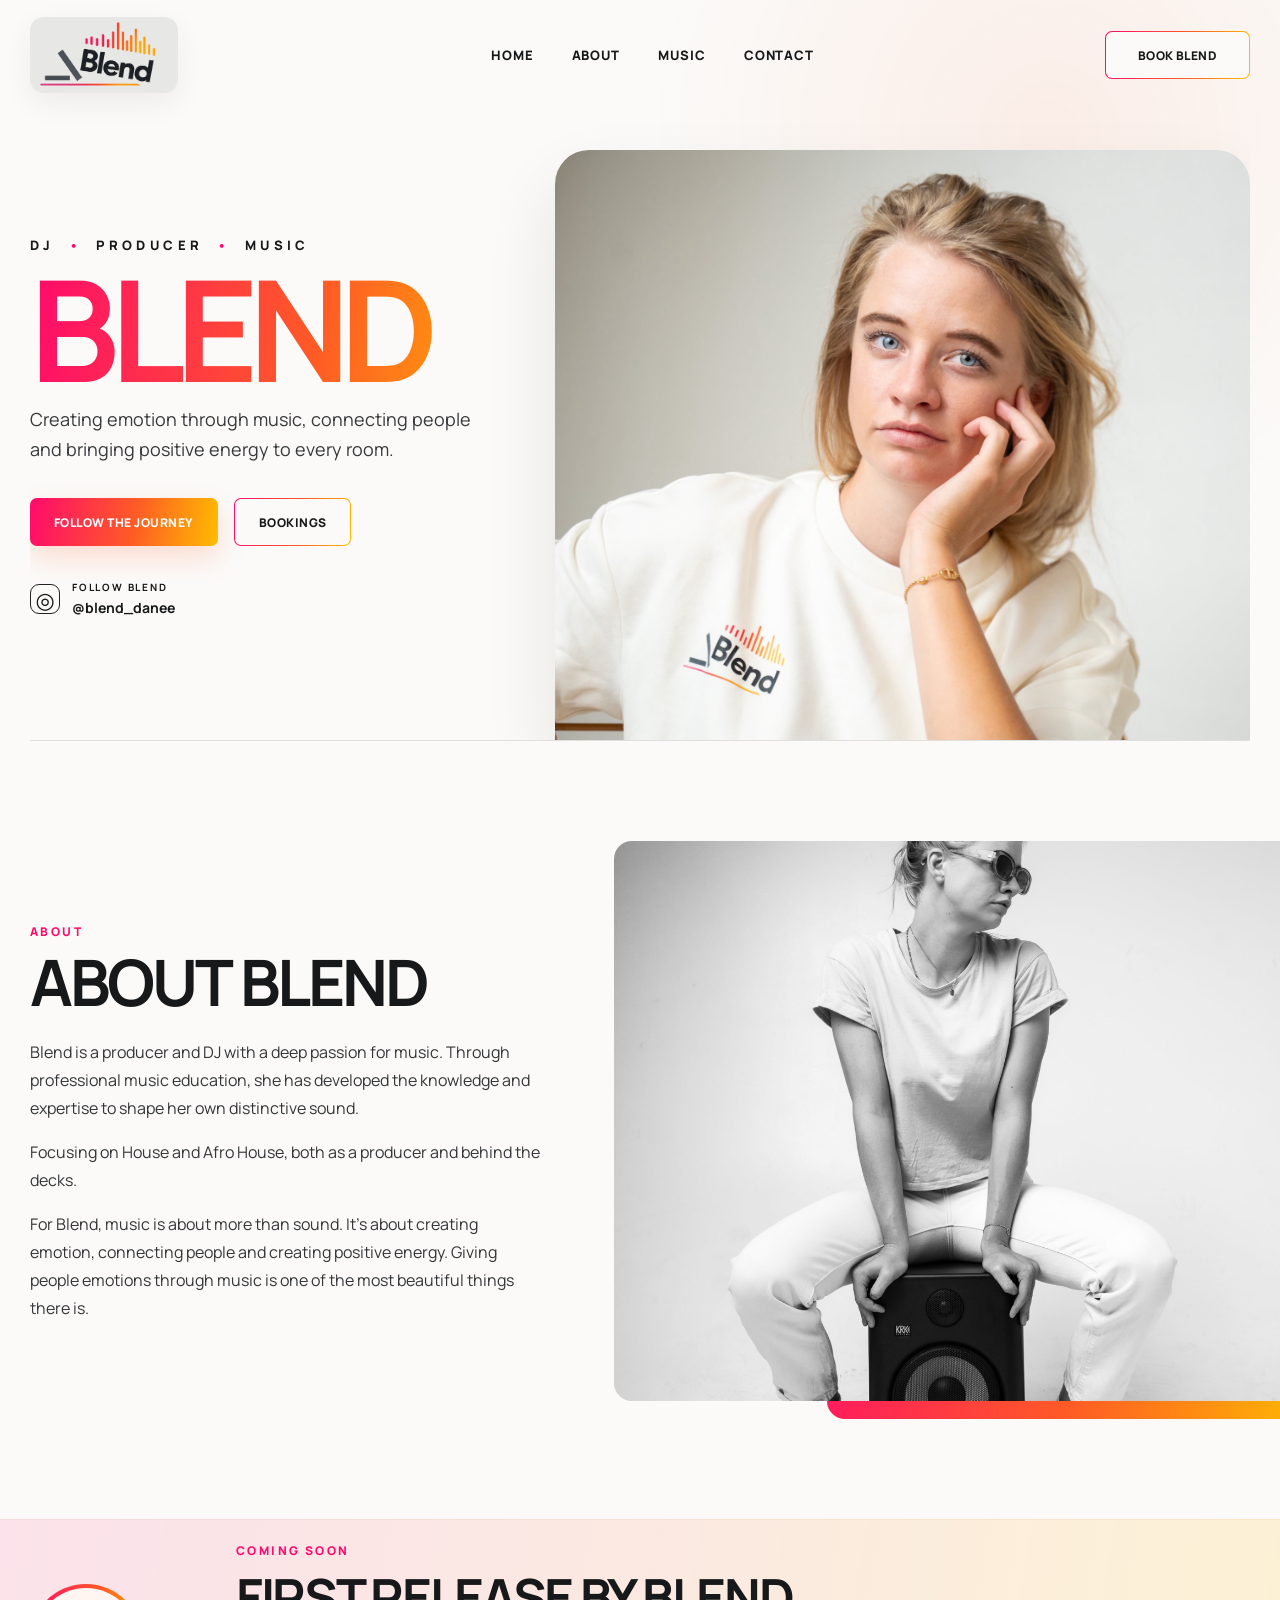
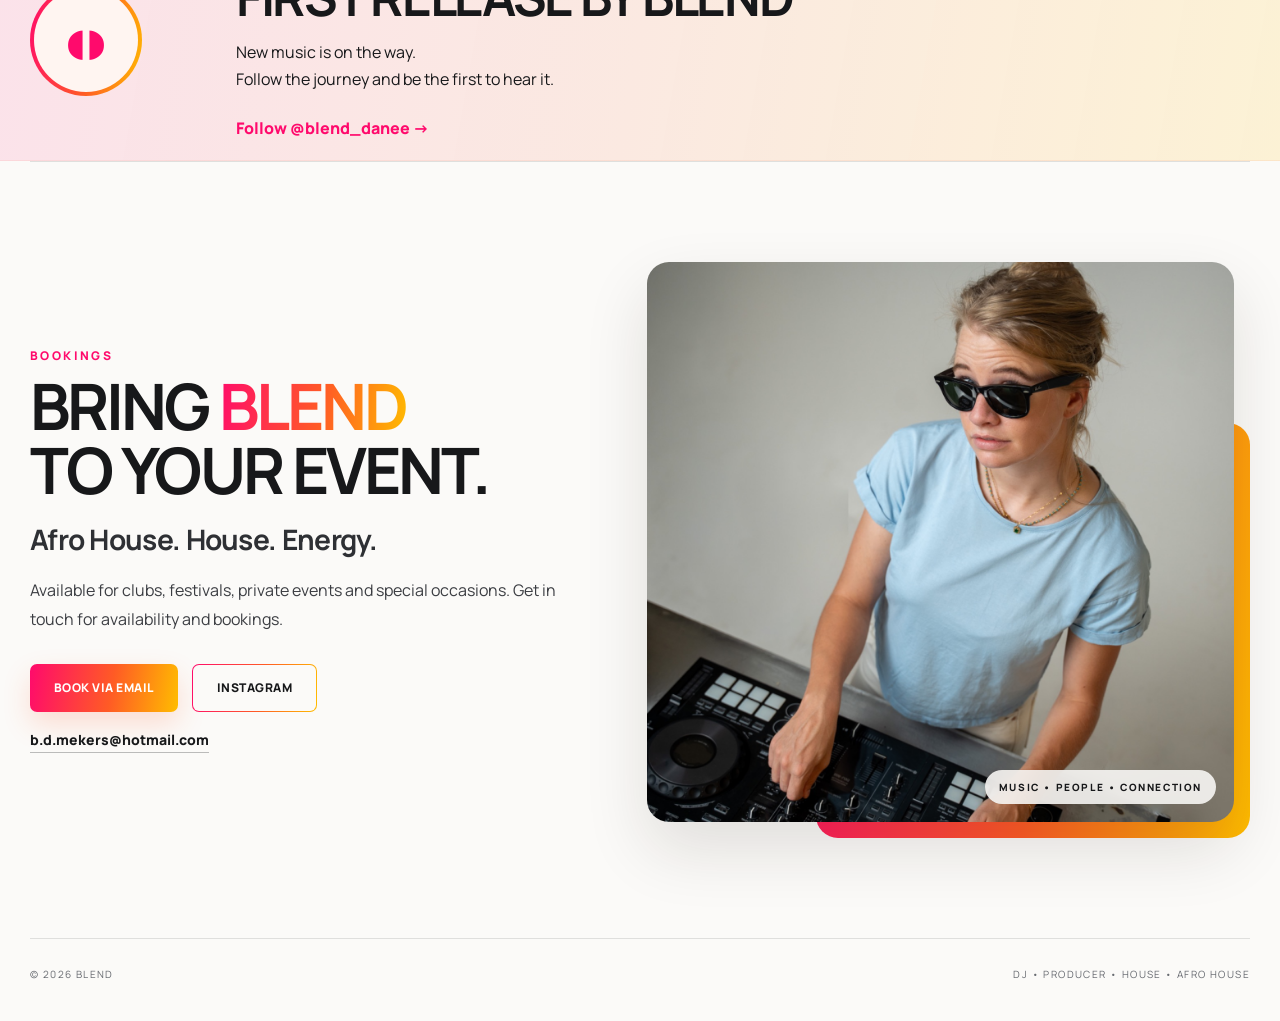
<file: index.html>
<!doctype html>
<html lang="en">
<head>
  <meta charset="utf-8" />
  <meta name="viewport" content="width=device-width, initial-scale=1" />
  <meta name="description" content="Blend — DJ & producer focused on House and Afro House." />
  <title>Blend — DJ & Producer</title>
  <link rel="preconnect" href="https://fonts.googleapis.com">
  <link rel="preconnect" href="https://fonts.gstatic.com" crossorigin>
  <link href="https://fonts.googleapis.com/css2?family=Manrope:wght@400;500;600;700;800&display=swap" rel="stylesheet">
  <link rel="stylesheet" href="styles.css" />
</head>
<body>
  <header class="site-header">
    <a class="brand" href="#home" aria-label="Blend home">
      <img src="blend-logo.png" alt="Blend logo" />
    </a>
    <button class="menu-toggle" aria-label="Open menu" aria-expanded="false">Menu</button>
    <nav class="nav" aria-label="Main navigation">
      <a href="#home">Home</a>
      <a href="#about">About</a>
      <a href="#music">Music</a>
      <a href="#contact">Contact</a>
    </nav>
    <a class="button button-outline header-cta" href="#contact">Book Blend</a>
  </header>

  <main>
    <section id="home" class="hero section-shell">
      <div class="hero-copy reveal">
        <p class="eyebrow">DJ <span>•</span> Producer <span>•</span> Music</p>
        <h1>BLEND</h1>
        <p class="hero-lead">Creating emotion through music, connecting people and bringing positive energy to every room.</p>
        <div class="actions">
          <a class="button button-primary" href="https://www.instagram.com/blend_danee/" target="_blank" rel="noopener">Follow the journey</a>
          <a class="button button-outline" href="#contact">Bookings</a>
        </div>
        <a class="instagram" href="https://www.instagram.com/blend_danee/" target="_blank" rel="noopener" aria-label="Blend on Instagram">
          <span class="instagram-icon" aria-hidden="true">◎</span>
          <span><small>Follow Blend</small>@blend_danee</span>
        </a>
      </div>
      <div class="hero-photo-wrap reveal">
        <div class="sound-bars" aria-hidden="true"></div>
        <img class="hero-photo" src="portrait.jpg" alt="Portrait of Blend" />
      </div>
    </section>

    <section id="about" class="about section-shell">
      <div class="about-copy reveal">
        <p class="section-kicker">About</p>
        <h2>About Blend</h2>
        <p>Blend is a producer and DJ with a deep passion for music. Through professional music education, she has developed the knowledge and expertise to shape her own distinctive sound.</p>
        <p>Focusing on House and Afro House, both as a producer and behind the decks.</p>
        <p>For Blend, music is about more than sound. It’s about creating emotion, connecting people and creating positive energy. Giving people emotions through music is one of the most beautiful things there is.</p>
      </div>
      <div class="about-photo-frame reveal">
        <img src="studio-bw.jpg" alt="Blend seated on a studio monitor speaker" />
      </div>
    </section>

    <section id="music" class="coming-soon">
      <div class="section-shell coming-inner reveal">
        <div class="headphone-mark" aria-hidden="true">◖◗</div>
        <div>
          <p class="section-kicker">Coming soon</p>
          <h2>First release by Blend</h2>
          <p>New music is on the way.<br />Follow the journey and be the first to hear it.</p>
          <a class="text-link" href="https://www.instagram.com/blend_danee/" target="_blank" rel="noopener">Follow @blend_danee →</a>
        </div>
      </div>
    </section>

    <section id="contact" class="booking section-shell">
      <div class="booking-copy reveal">
        <p class="section-kicker">Bookings</p>
        <h2>Bring <span>Blend</span><br />to your event.</h2>
        <p class="booking-tagline">Afro House. House. Energy.</p>
        <p class="booking-text">Available for clubs, festivals, private events and special occasions. Get in touch for availability and bookings.</p>

        <div class="booking-actions">
          <a class="button button-primary" href="mailto:b.d.mekers@hotmail.com?subject=Booking%20inquiry%20for%20BLEND">Book via email</a>
          <a class="button button-outline" href="https://www.instagram.com/blend_danee/" target="_blank" rel="noopener">Instagram</a>
        </div>

        <a class="booking-email" href="mailto:b.d.mekers@hotmail.com">b.d.mekers@hotmail.com</a>
      </div>

      <div class="booking-photo-frame reveal">
        <img src="booking-photo.jpg" alt="Blend DJing at the decks" />
        <div class="booking-photo-note" aria-hidden="true">Music • People • Connection</div>
      </div>
    </section>
  </main>

  <footer>
    <span>© <span id="year"></span> Blend</span>
    <span>DJ • Producer • House • Afro House</span>
  </footer>

  <script src="script.js"></script>
</body>
</html>
</file>
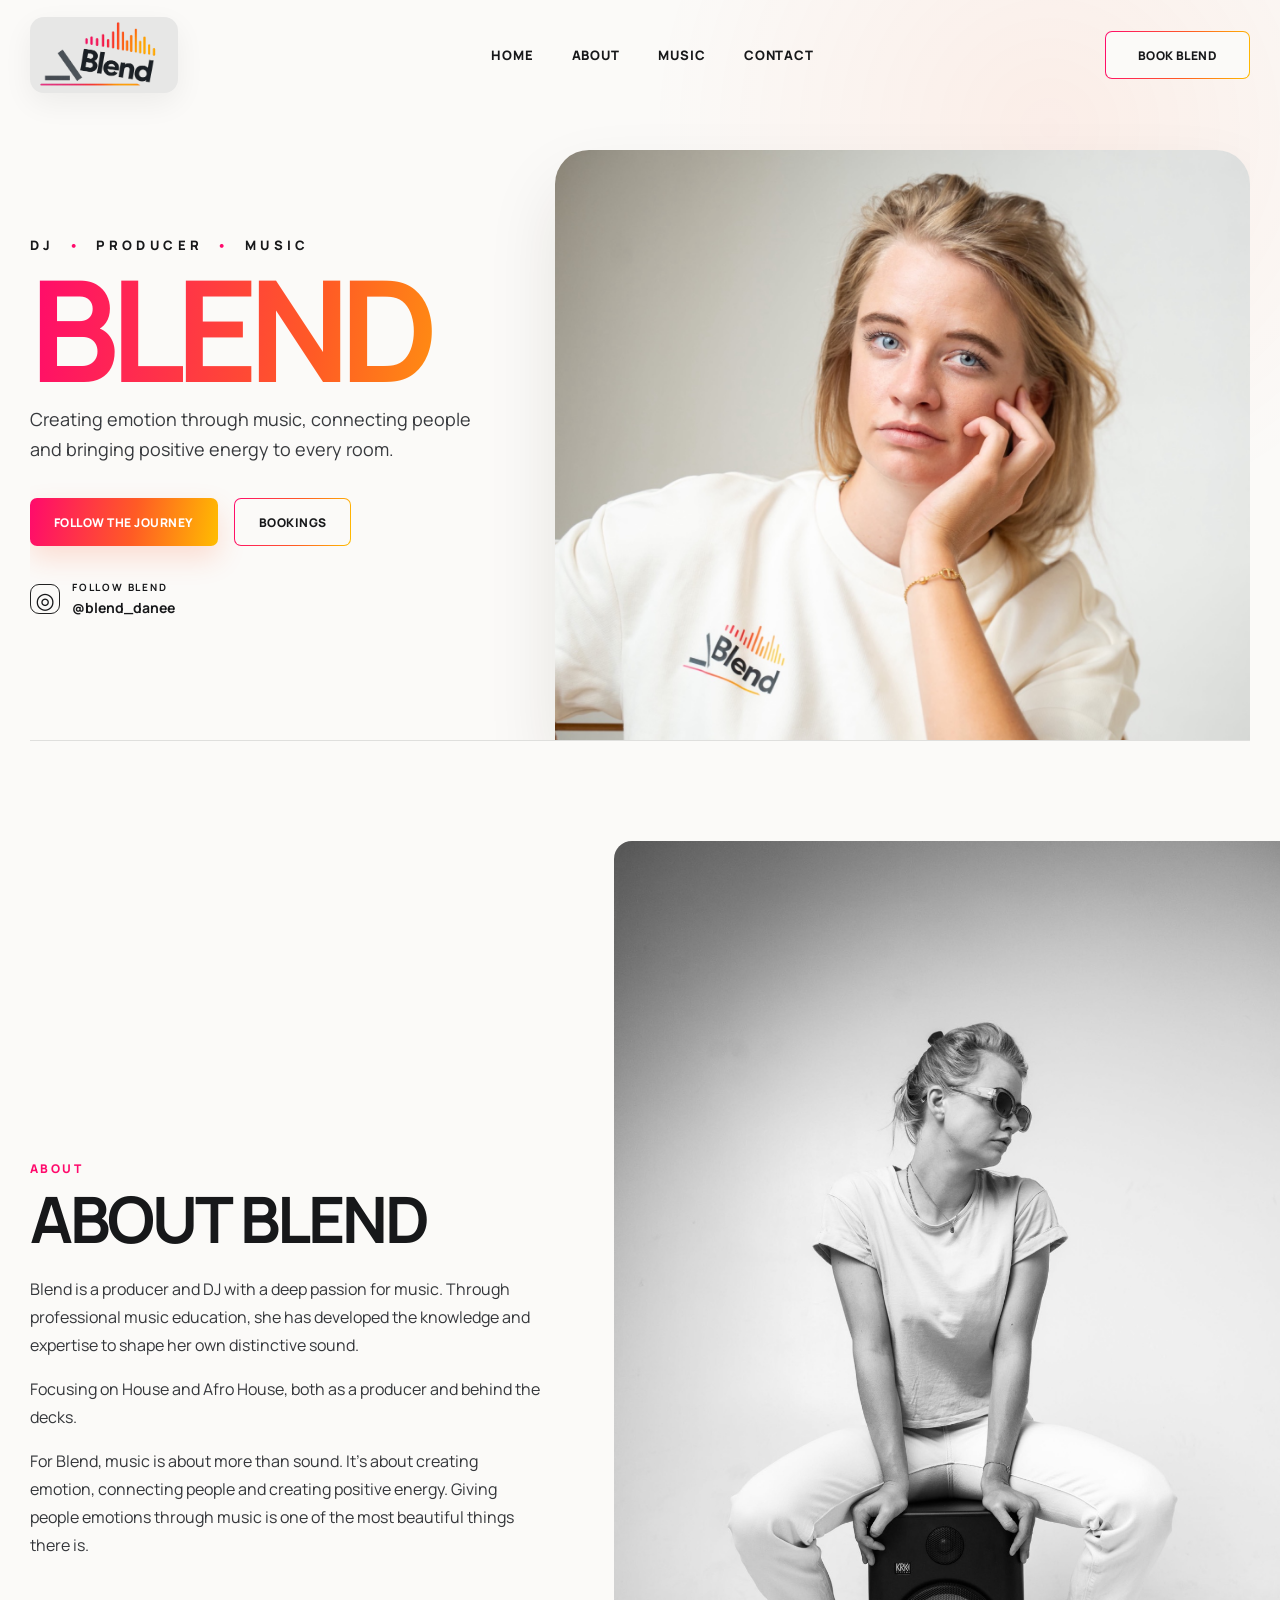
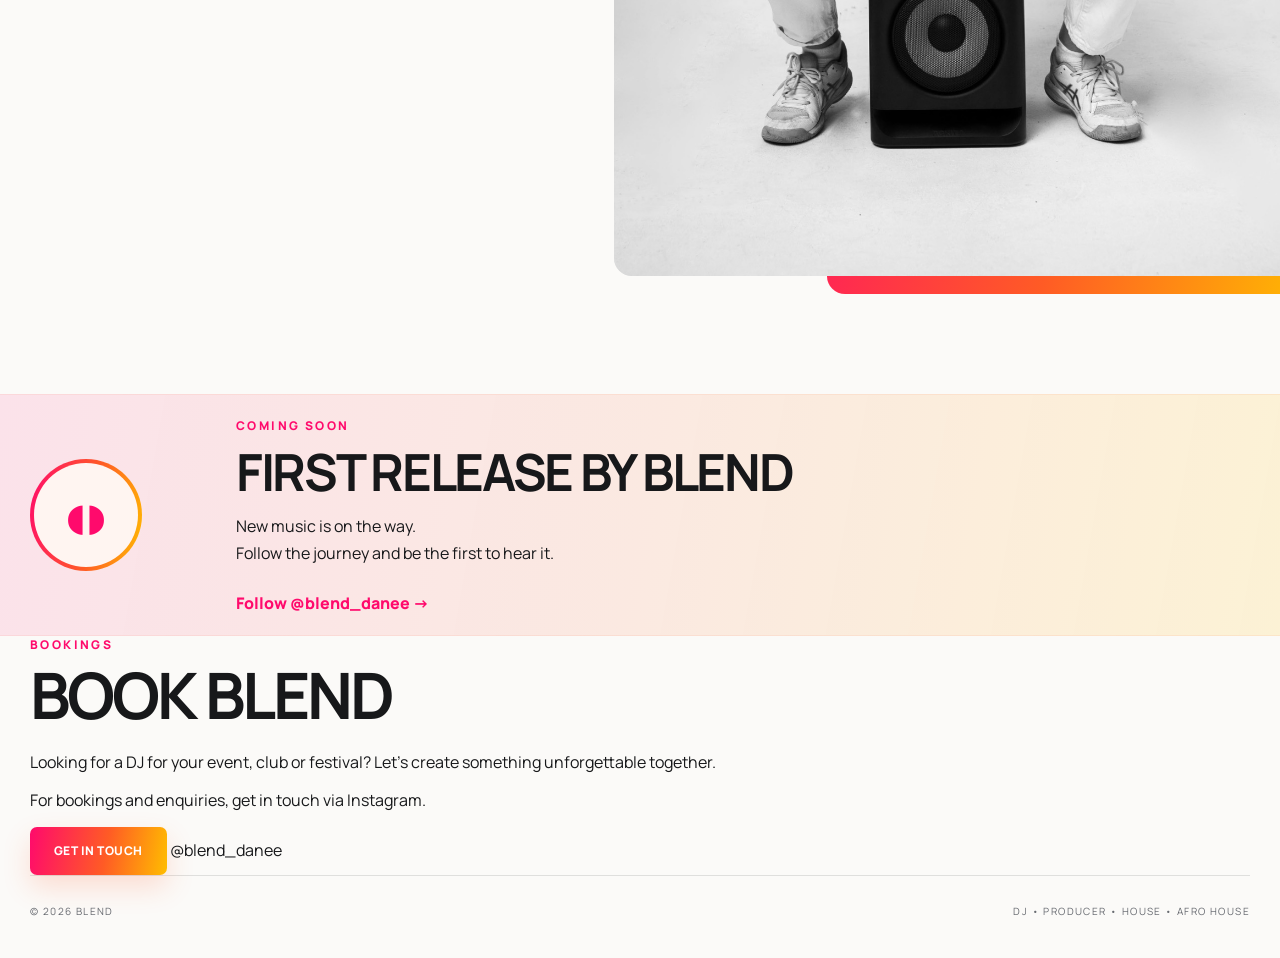
<file: index-blackwhite-photo-fix.html>
<!doctype html>
<html lang="en">
<head>
  <meta charset="utf-8" />
  <meta name="viewport" content="width=device-width, initial-scale=1" />
  <meta name="description" content="Blend — DJ & producer focused on House and Afro House." />
  <title>Blend — DJ & Producer</title>
  <link rel="preconnect" href="https://fonts.googleapis.com">
  <link rel="preconnect" href="https://fonts.gstatic.com" crossorigin>
  <link href="https://fonts.googleapis.com/css2?family=Manrope:wght@400;500;600;700;800&display=swap" rel="stylesheet">
  <link rel="stylesheet" href="styles.css" />

  <style>
    /* Keep the original black-and-white studio photo fully visible */
    .about-photo-frame {
      height: auto !important;
      min-height: 0 !important;
      overflow: visible !important;
    }

    .about-photo-frame img {
      display: block !important;
      width: 100% !important;
      height: auto !important;
      max-height: none !important;
      object-fit: contain !important;
      object-position: center center !important;
    }
  </style>
</head>
<body>
  <header class="site-header">
    <a class="brand" href="#home" aria-label="Blend home">
      <img src="blend-logo.png" alt="Blend logo" />
    </a>
    <button class="menu-toggle" aria-label="Open menu" aria-expanded="false">Menu</button>
    <nav class="nav" aria-label="Main navigation">
      <a href="#home">Home</a>
      <a href="#about">About</a>
      <a href="#music">Music</a>
      <a href="#contact">Contact</a>
    </nav>
    <a class="button button-outline header-cta" href="#contact">Book Blend</a>
  </header>

  <main>
    <section id="home" class="hero section-shell">
      <div class="hero-copy reveal">
        <p class="eyebrow">DJ <span>•</span> Producer <span>•</span> Music</p>
        <h1>BLEND</h1>
        <p class="hero-lead">Creating emotion through music, connecting people and bringing positive energy to every room.</p>
        <div class="actions">
          <a class="button button-primary" href="https://www.instagram.com/blend_danee/" target="_blank" rel="noopener">Follow the journey</a>
          <a class="button button-outline" href="#contact">Bookings</a>
        </div>
        <a class="instagram" href="https://www.instagram.com/blend_danee/" target="_blank" rel="noopener" aria-label="Blend on Instagram">
          <span class="instagram-icon" aria-hidden="true">◎</span>
          <span><small>Follow Blend</small>@blend_danee</span>
        </a>
      </div>
      <div class="hero-photo-wrap reveal">
        <div class="sound-bars" aria-hidden="true"></div>
        <img class="hero-photo" src="portrait.jpg" alt="Portrait of Blend" />
      </div>
    </section>

    <section id="about" class="about section-shell">
      <div class="about-copy reveal">
        <p class="section-kicker">About</p>
        <h2>About Blend</h2>
        <p>Blend is a producer and DJ with a deep passion for music. Through professional music education, she has developed the knowledge and expertise to shape her own distinctive sound.</p>
        <p>Focusing on House and Afro House, both as a producer and behind the decks.</p>
        <p>For Blend, music is about more than sound. It’s about creating emotion, connecting people and creating positive energy. Giving people emotions through music is one of the most beautiful things there is.</p>
      </div>
      <div class="about-photo-frame reveal">
        <img src="studio-bw.jpg" alt="Blend seated on a studio monitor speaker" />
      </div>
    </section>

    <section id="music" class="coming-soon">
      <div class="section-shell coming-inner reveal">
        <div class="headphone-mark" aria-hidden="true">◖◗</div>
        <div>
          <p class="section-kicker">Coming soon</p>
          <h2>First release by Blend</h2>
          <p>New music is on the way.<br />Follow the journey and be the first to hear it.</p>
          <a class="text-link" href="https://www.instagram.com/blend_danee/" target="_blank" rel="noopener">Follow @blend_danee →</a>
        </div>
      </div>
    </section>

    <section id="contact" class="contact section-shell">
      <div class="reveal">
        <p class="section-kicker">Bookings</p>
        <h2>Book <span>Blend</span></h2>
        <p>Looking for a DJ for your event, club or festival? Let’s create something unforgettable together.</p>
      </div>
      <div class="contact-card reveal">
        <p>For bookings and enquiries, get in touch via Instagram.</p>
        <a class="button button-primary" href="https://www.instagram.com/blend_danee/" target="_blank" rel="noopener">Get in touch</a>
        <a class="contact-handle" href="https://www.instagram.com/blend_danee/" target="_blank" rel="noopener">@blend_danee</a>
      </div>
    </section>
  </main>

  <footer>
    <span>© <span id="year"></span> Blend</span>
    <span>DJ • Producer • House • Afro House</span>
  </footer>

  <script src="script.js"></script>
</body>
</html>
</file>
<file: styles.css>
:root {
  --ink: #17181a;
  --muted: #676a70;
  --paper: #fbfaf8;
  --line: rgba(23,24,26,.12);
  --pink: #ff0a6c;
  --orange: #ff5b25;
  --yellow: #ffbd00;
  --gradient: linear-gradient(100deg, var(--pink), var(--orange) 55%, var(--yellow));
  --max: 1220px;
}

* { box-sizing: border-box; }
html { scroll-behavior: smooth; }
body {
  margin: 0;
  color: var(--ink);
  background:
    radial-gradient(circle at 82% 5%, rgba(255,91,37,.08), transparent 25rem),
    var(--paper);
  font-family: "Manrope", system-ui, -apple-system, sans-serif;
  -webkit-font-smoothing: antialiased;
}
a { color: inherit; text-decoration: none; }
img { display: block; max-width: 100%; }

.site-header {
  width: min(calc(100% - 48px), var(--max));
  min-height: 110px;
  margin: 0 auto;
  display: grid;
  grid-template-columns: 170px 1fr auto;
  align-items: center;
  gap: 32px;
  position: relative;
  z-index: 20;
}
.brand {
  width: 148px;
  height: 76px;
  border-radius: 14px;
  overflow: hidden;
  background: #e7e7e6;
  box-shadow: 0 10px 30px rgba(0,0,0,.06);
}
.brand img { width: 100%; height: 100%; object-fit: cover; object-position: center; }
.nav { display: flex; justify-content: center; gap: 38px; font-size: 13px; text-transform: uppercase; letter-spacing: .07em; font-weight: 800; }
.nav a { padding: 12px 0; position: relative; }
.nav a::after { content:""; position:absolute; left:0; right:100%; bottom:6px; height:2px; background:var(--gradient); transition:.25s ease; }
.nav a:hover::after { right:0; }
.menu-toggle { display:none; }

.button { display:inline-flex; align-items:center; justify-content:center; min-height:48px; padding:0 24px; border-radius:7px; font-size:12px; font-weight:800; letter-spacing:.04em; text-transform:uppercase; transition:transform .2s ease, box-shadow .2s ease; }
.button:hover { transform: translateY(-2px); }
.button-primary { color:#fff; background:var(--gradient); box-shadow:0 12px 28px rgba(255,91,37,.18); }
.button-outline { border:1px solid transparent; background:linear-gradient(var(--paper),var(--paper)) padding-box,var(--gradient) border-box; }
.header-cta { min-width:145px; }

.section-shell { width:min(calc(100% - 48px),var(--max)); margin:0 auto; }
.hero { min-height:630px; display:grid; grid-template-columns: 43% 57%; align-items:center; position:relative; overflow:hidden; }
.hero-copy { padding: 60px 0 70px; position:relative; z-index:2; }
.eyebrow { font-size:13px; text-transform:uppercase; letter-spacing:.34em; font-weight:800; }
.eyebrow span { color:var(--pink); margin:0 .5em; }
h1 { margin:10px 0 16px; font-size:clamp(88px,11vw,160px); line-height:.87; letter-spacing:-.065em; background:var(--gradient); -webkit-background-clip:text; color:transparent; }
.hero-lead { max-width:470px; margin:0; font-size:18px; line-height:1.65; color:#37393d; }
.actions { display:flex; gap:16px; margin:34px 0 34px; flex-wrap:wrap; }
.instagram { display:inline-flex; align-items:center; gap:12px; font-size:14px; font-weight:700; }
.instagram small { display:block; margin-bottom:4px; font-size:10px; text-transform:uppercase; letter-spacing:.18em; }
.instagram-icon { width:30px; height:30px; display:grid; place-items:center; border:1px solid #222; border-radius:9px; font-size:22px; }
.hero-photo-wrap { height:100%; min-height:630px; position:relative; display:flex; align-items:flex-end; justify-content:flex-end; }
.hero-photo { width:min(760px, 100%); height:590px; object-fit:cover; object-position:center center; border-radius:34px 34px 0 0; box-shadow:0 35px 70px rgba(36,26,20,.10); position:relative; z-index:2; }
.sound-bars { position:absolute; right:-20px; bottom:50px; width:260px; height:310px; opacity:.55; background:repeating-linear-gradient(90deg, transparent 0 12px, rgba(255,10,108,.55) 12px 17px, transparent 17px 27px); mask-image:linear-gradient(to top,black,transparent 90%); transform:skewY(-3deg); }

.about { display:grid; grid-template-columns: 42% 58%; gap:72px; align-items:center; padding-top:100px; padding-bottom:100px; border-top:1px solid var(--line); }
.section-kicker { margin:0 0 10px; color:var(--pink); text-transform:uppercase; letter-spacing:.2em; font-weight:800; font-size:12px; }
h2 { margin:0 0 24px; font-size:clamp(38px,5vw,68px); line-height:1; letter-spacing:-.045em; text-transform:uppercase; }
.about-copy p:not(.section-kicker) { max-width:560px; font-size:16px; line-height:1.75; color:#34363a; }
.about-photo-frame { position:relative; padding:0 18px 18px 0; }
.about-photo-frame::after { content:""; position:absolute; right:0; bottom:0; width:70%; height:70%; background:var(--gradient); z-index:-1; border-radius:18px; }
.about-photo-frame img { width:100%; height:560px; object-fit:cover; object-position:center 50%; border-radius:18px; background:#eee; }

.coming-soon { background:linear-gradient(100deg,rgba(255,10,108,.10),rgba(255,91,37,.11),rgba(255,189,0,.14)); border-top:1px solid rgba(255,91,37,.08); border-bottom:1px solid rgba(255,91,37,.08); }
.coming-inner { min-height:240px; display:grid; grid-template-columns:170px 1fr; align-items:center; gap:36px; }
.coming-inner h2 { font-size:clamp(30px,4vw,52px); margin-bottom:14px; }
.coming-inner p { line-height:1.7; }
.headphone-mark { width:112px; height:112px; border:4px solid transparent; border-radius:50%; background:linear-gradient(#fff5f1,#fff5f1) padding-box,var(--gradient) border-box; display:grid; place-items:center; font-size:38px; color:var(--pink); }
.text-link { display:inline-block; margin-top:8px; color:var(--pink); font-weight:800; }

.booking {
  display:grid;
  grid-template-columns: .95fr 1.05fr;
  gap:72px;
  padding-top:100px;
  padding-bottom:100px;
  align-items:center;
  border-top:1px solid var(--line);
}
.booking h2 { margin-bottom:18px; }
.booking h2 span { background:var(--gradient); -webkit-background-clip:text; color:transparent; }
.booking-tagline { margin:0 0 18px; font-size:clamp(20px,2.2vw,30px); font-weight:700; letter-spacing:-.025em; color:#2e3034; }
.booking-text { max-width:570px; margin:0; color:#3b3d42; line-height:1.8; font-size:16px; }
.booking-actions { display:flex; gap:14px; flex-wrap:wrap; margin:30px 0 16px; }
.booking-email { display:inline-block; font-weight:800; font-size:14px; border-bottom:1px solid rgba(23,24,26,.28); padding-bottom:3px; }
.booking-photo-frame { position:relative; padding:0 16px 16px 0; }
.booking-photo-frame::after { content:""; position:absolute; right:0; bottom:0; width:72%; height:72%; background:var(--gradient); z-index:-1; border-radius:22px; }
.booking-photo-frame img { width:100%; height:560px; object-fit:cover; object-position:center 42%; border-radius:22px; box-shadow:0 28px 65px rgba(36,26,20,.12); }
.booking-photo-note { position:absolute; right:34px; bottom:34px; padding:10px 14px; border-radius:999px; background:rgba(251,250,248,.88); backdrop-filter:blur(10px); text-transform:uppercase; letter-spacing:.16em; font-size:10px; font-weight:800; }

footer { width:min(calc(100% - 48px),var(--max)); margin:0 auto; border-top:1px solid var(--line); padding:28px 0 40px; display:flex; justify-content:space-between; gap:24px; color:var(--muted); text-transform:uppercase; letter-spacing:.14em; font-size:10px; }

.reveal { opacity:0; transform:translateY(18px); transition:opacity .7s ease,transform .7s ease; }
.reveal.visible { opacity:1; transform:none; }

@media (max-width: 900px) {
  .site-header { grid-template-columns:1fr auto; min-height:90px; width:min(calc(100% - 28px),var(--max)); }
  .brand { width:126px; height:64px; }
  .header-cta { display:none; }
  .menu-toggle { display:block; border:0; background:none; font:inherit; font-weight:800; text-transform:uppercase; font-size:12px; }
  .nav { display:none; position:absolute; top:82px; left:0; right:0; padding:20px; border-radius:14px; background:#fff; box-shadow:0 22px 50px rgba(0,0,0,.12); flex-direction:column; gap:8px; }
  .nav.open { display:flex; }
  .section-shell { width:min(calc(100% - 28px),var(--max)); }
  .hero { grid-template-columns:1fr; }
  .hero-copy { padding:55px 0 25px; }
  h1 { font-size:clamp(78px,24vw,130px); }
  .hero-photo-wrap { min-height:auto; }
  .hero-photo { height:auto; max-height:620px; border-radius:22px; }
  .about { grid-template-columns:1fr; gap:40px; padding-top:70px; padding-bottom:70px; }
  .about-photo-frame img { height:auto; max-height:720px; }
  .coming-inner { grid-template-columns:1fr; gap:12px; padding-top:48px; padding-bottom:48px; }
  .headphone-mark { width:78px; height:78px; }
  .booking { grid-template-columns:1fr; gap:36px; padding-top:70px; padding-bottom:70px; }
  .booking-photo-frame img { height:auto; max-height:720px; }
}

@media (max-width: 560px) {
  .eyebrow { letter-spacing:.2em; font-size:11px; }
  .hero-lead { font-size:16px; }
  .actions { align-items:stretch; }
  .actions .button { flex:1; min-width:145px; }
  .about-photo-frame { padding:0 10px 10px 0; }
  .booking-actions { flex-direction:column; align-items:stretch; }
  .booking-actions .button { width:100%; }
  .booking-photo-note { right:22px; bottom:22px; }
  footer { flex-direction:column; }
}
</file>
